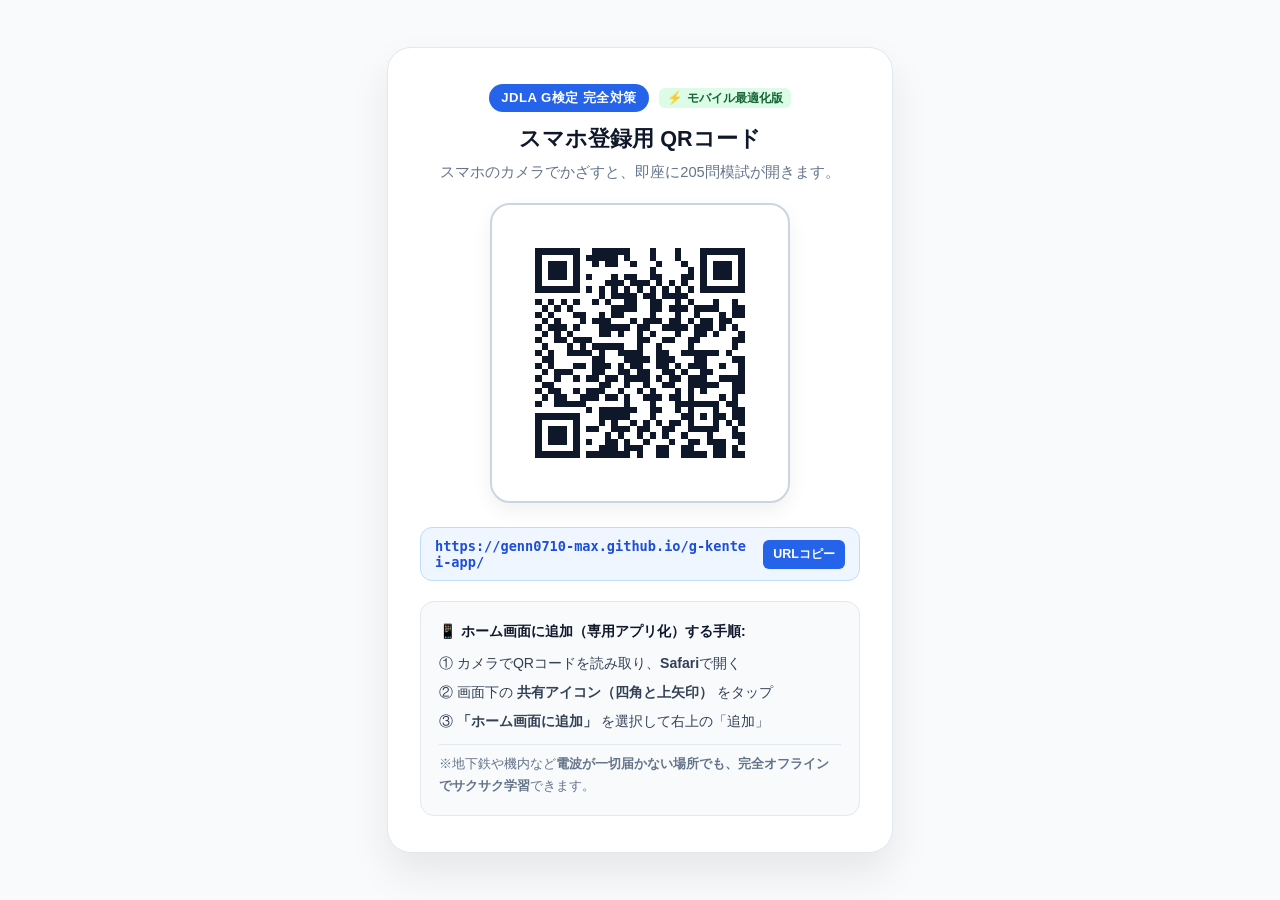
<file: qr_view.html>
<!DOCTYPE html>
<html lang="ja">
<head>
  <meta charset="UTF-8">
  <meta name="viewport" content="width=device-width, initial-scale=1.0">
  <title>G検定アプリ スマホ登録用QRコード（モバイル完全最適化版）</title>
  <style>
    body {
      font-family: -apple-system, BlinkMacSystemFont, 'Segoe UI', Roboto, sans-serif;
      background: #f8fafc;
      display: flex;
      flex-direction: column;
      align-items: center;
      justify-content: center;
      min-height: 100vh;
      margin: 0;
      padding: 24px;
      box-sizing: border-box;
    }
    .card {
      background: #ffffff;
      border-radius: 24px;
      padding: 36px 32px;
      box-shadow: 0 20px 40px rgba(0,0,0,0.08);
      text-align: center;
      max-width: 440px;
      width: 100%;
      border: 1px solid #e2e8f0;
    }
    .badge {
      background: #2563eb;
      color: #fff;
      font-weight: 700;
      display: inline-block;
      padding: 5px 12px;
      border-radius: 9999px;
      font-size: 0.82rem;
      margin-bottom: 12px;
      letter-spacing: 0.5px;
    }
    .status-badge {
      background: #dcfce7;
      color: #166534;
      font-size: 0.78rem;
      font-weight: 600;
      padding: 3px 8px;
      border-radius: 6px;
      margin-left: 6px;
    }
    h1 {
      font-size: 1.35rem;
      color: #0f172a;
      margin: 0 0 8px 0;
    }
    p {
      color: #64748b;
      font-size: 0.92rem;
      margin: 0 0 20px 0;
      line-height: 1.5;
    }
    .qr-frame {
      background: #ffffff;
      padding: 18px;
      border-radius: 20px;
      display: inline-block;
      border: 2px solid #cbd5e1;
      margin-bottom: 20px;
      box-shadow: 0 8px 20px rgba(0,0,0,0.06);
    }
    .qr-frame svg {
      width: 260px;
      height: 260px;
      display: block;
    }
    .url-box {
      background: #eff6ff;
      border: 1px solid #bfdbfe;
      border-radius: 12px;
      padding: 10px 14px;
      margin-bottom: 20px;
      display: flex;
      align-items: center;
      justify-content: space-between;
      gap: 10px;
    }
    .url-text {
      color: #1d4ed8;
      font-size: 0.85rem;
      word-break: break-all;
      font-family: monospace;
      font-weight: 600;
      text-decoration: none;
      text-align: left;
    }
    .copy-btn {
      background: #2563eb;
      color: #fff;
      border: none;
      border-radius: 6px;
      padding: 6px 10px;
      font-size: 0.78rem;
      font-weight: 600;
      cursor: pointer;
      white-space: nowrap;
      transition: background 0.2s;
    }
    .copy-btn:hover { background: #1d4ed8; }
    .steps {
      text-align: left;
      background: #f8fafc;
      padding: 18px;
      border-radius: 14px;
      font-size: 0.88rem;
      color: #334155;
      line-height: 1.7;
      border: 1px solid #e2e8f0;
    }
    .steps-title {
      font-weight: 700;
      margin-bottom: 8px;
      color: #0f172a;
      display: flex;
      align-items: center;
      gap: 6px;
    }
    .step-item { margin-bottom: 5px; }
    .step-note {
      margin-top: 10px;
      padding-top: 8px;
      border-top: 1px solid #e2e8f0;
      font-size: 0.8rem;
      color: #64748b;
    }
  </style>
</head>
<body>
  <div class="card">
    <div>
      <span class="badge">JDLA G検定 完全対策</span>
      <span class="status-badge">⚡ モバイル最適化版</span>
    </div>
    <h1>スマホ登録用 QRコード</h1>
    <p>スマホのカメラでかざすと、即座に205問模試が開きます。</p>
    
    <div class="qr-frame">
      <svg xmlns="http://www.w3.org/2000/svg" viewBox="0 0 41 41" width="320" height="320" shape-rendering="crispEdges">
  <rect width="41" height="41" fill="#ffffff" rx="2"/>
  <rect x="4" y="4" width="1" height="1" fill="#0f172a"/><rect x="5" y="4" width="1" height="1" fill="#0f172a"/><rect x="6" y="4" width="1" height="1" fill="#0f172a"/><rect x="7" y="4" width="1" height="1" fill="#0f172a"/><rect x="8" y="4" width="1" height="1" fill="#0f172a"/><rect x="9" y="4" width="1" height="1" fill="#0f172a"/><rect x="10" y="4" width="1" height="1" fill="#0f172a"/><rect x="13" y="4" width="1" height="1" fill="#0f172a"/><rect x="14" y="4" width="1" height="1" fill="#0f172a"/><rect x="15" y="4" width="1" height="1" fill="#0f172a"/><rect x="16" y="4" width="1" height="1" fill="#0f172a"/><rect x="17" y="4" width="1" height="1" fill="#0f172a"/><rect x="18" y="4" width="1" height="1" fill="#0f172a"/><rect x="22" y="4" width="1" height="1" fill="#0f172a"/><rect x="26" y="4" width="1" height="1" fill="#0f172a"/><rect x="30" y="4" width="1" height="1" fill="#0f172a"/><rect x="31" y="4" width="1" height="1" fill="#0f172a"/><rect x="32" y="4" width="1" height="1" fill="#0f172a"/><rect x="33" y="4" width="1" height="1" fill="#0f172a"/><rect x="34" y="4" width="1" height="1" fill="#0f172a"/><rect x="35" y="4" width="1" height="1" fill="#0f172a"/><rect x="36" y="4" width="1" height="1" fill="#0f172a"/><rect x="4" y="5" width="1" height="1" fill="#0f172a"/><rect x="10" y="5" width="1" height="1" fill="#0f172a"/><rect x="12" y="5" width="1" height="1" fill="#0f172a"/><rect x="13" y="5" width="1" height="1" fill="#0f172a"/><rect x="14" y="5" width="1" height="1" fill="#0f172a"/><rect x="15" y="5" width="1" height="1" fill="#0f172a"/><rect x="16" y="5" width="1" height="1" fill="#0f172a"/><rect x="18" y="5" width="1" height="1" fill="#0f172a"/><rect x="22" y="5" width="1" height="1" fill="#0f172a"/><rect x="26" y="5" width="1" height="1" fill="#0f172a"/><rect x="30" y="5" width="1" height="1" fill="#0f172a"/><rect x="36" y="5" width="1" height="1" fill="#0f172a"/><rect x="4" y="6" width="1" height="1" fill="#0f172a"/><rect x="6" y="6" width="1" height="1" fill="#0f172a"/><rect x="7" y="6" width="1" height="1" fill="#0f172a"/><rect x="8" y="6" width="1" height="1" fill="#0f172a"/><rect x="10" y="6" width="1" height="1" fill="#0f172a"/><rect x="13" y="6" width="1" height="1" fill="#0f172a"/><rect x="15" y="6" width="1" height="1" fill="#0f172a"/><rect x="16" y="6" width="1" height="1" fill="#0f172a"/><rect x="19" y="6" width="1" height="1" fill="#0f172a"/><rect x="23" y="6" width="1" height="1" fill="#0f172a"/><rect x="27" y="6" width="1" height="1" fill="#0f172a"/><rect x="30" y="6" width="1" height="1" fill="#0f172a"/><rect x="32" y="6" width="1" height="1" fill="#0f172a"/><rect x="33" y="6" width="1" height="1" fill="#0f172a"/><rect x="34" y="6" width="1" height="1" fill="#0f172a"/><rect x="36" y="6" width="1" height="1" fill="#0f172a"/><rect x="4" y="7" width="1" height="1" fill="#0f172a"/><rect x="6" y="7" width="1" height="1" fill="#0f172a"/><rect x="7" y="7" width="1" height="1" fill="#0f172a"/><rect x="8" y="7" width="1" height="1" fill="#0f172a"/><rect x="10" y="7" width="1" height="1" fill="#0f172a"/><rect x="22" y="7" width="1" height="1" fill="#0f172a"/><rect x="28" y="7" width="1" height="1" fill="#0f172a"/><rect x="30" y="7" width="1" height="1" fill="#0f172a"/><rect x="32" y="7" width="1" height="1" fill="#0f172a"/><rect x="33" y="7" width="1" height="1" fill="#0f172a"/><rect x="34" y="7" width="1" height="1" fill="#0f172a"/><rect x="36" y="7" width="1" height="1" fill="#0f172a"/><rect x="4" y="8" width="1" height="1" fill="#0f172a"/><rect x="6" y="8" width="1" height="1" fill="#0f172a"/><rect x="7" y="8" width="1" height="1" fill="#0f172a"/><rect x="8" y="8" width="1" height="1" fill="#0f172a"/><rect x="10" y="8" width="1" height="1" fill="#0f172a"/><rect x="12" y="8" width="1" height="1" fill="#0f172a"/><rect x="16" y="8" width="1" height="1" fill="#0f172a"/><rect x="18" y="8" width="1" height="1" fill="#0f172a"/><rect x="19" y="8" width="1" height="1" fill="#0f172a"/><rect x="22" y="8" width="1" height="1" fill="#0f172a"/><rect x="23" y="8" width="1" height="1" fill="#0f172a"/><rect x="27" y="8" width="1" height="1" fill="#0f172a"/><rect x="28" y="8" width="1" height="1" fill="#0f172a"/><rect x="30" y="8" width="1" height="1" fill="#0f172a"/><rect x="32" y="8" width="1" height="1" fill="#0f172a"/><rect x="33" y="8" width="1" height="1" fill="#0f172a"/><rect x="34" y="8" width="1" height="1" fill="#0f172a"/><rect x="36" y="8" width="1" height="1" fill="#0f172a"/><rect x="4" y="9" width="1" height="1" fill="#0f172a"/><rect x="10" y="9" width="1" height="1" fill="#0f172a"/><rect x="15" y="9" width="1" height="1" fill="#0f172a"/><rect x="16" y="9" width="1" height="1" fill="#0f172a"/><rect x="17" y="9" width="1" height="1" fill="#0f172a"/><rect x="19" y="9" width="1" height="1" fill="#0f172a"/><rect x="20" y="9" width="1" height="1" fill="#0f172a"/><rect x="21" y="9" width="1" height="1" fill="#0f172a"/><rect x="23" y="9" width="1" height="1" fill="#0f172a"/><rect x="25" y="9" width="1" height="1" fill="#0f172a"/><rect x="27" y="9" width="1" height="1" fill="#0f172a"/><rect x="30" y="9" width="1" height="1" fill="#0f172a"/><rect x="36" y="9" width="1" height="1" fill="#0f172a"/><rect x="4" y="10" width="1" height="1" fill="#0f172a"/><rect x="5" y="10" width="1" height="1" fill="#0f172a"/><rect x="6" y="10" width="1" height="1" fill="#0f172a"/><rect x="7" y="10" width="1" height="1" fill="#0f172a"/><rect x="8" y="10" width="1" height="1" fill="#0f172a"/><rect x="9" y="10" width="1" height="1" fill="#0f172a"/><rect x="10" y="10" width="1" height="1" fill="#0f172a"/><rect x="12" y="10" width="1" height="1" fill="#0f172a"/><rect x="14" y="10" width="1" height="1" fill="#0f172a"/><rect x="16" y="10" width="1" height="1" fill="#0f172a"/><rect x="18" y="10" width="1" height="1" fill="#0f172a"/><rect x="20" y="10" width="1" height="1" fill="#0f172a"/><rect x="22" y="10" width="1" height="1" fill="#0f172a"/><rect x="24" y="10" width="1" height="1" fill="#0f172a"/><rect x="26" y="10" width="1" height="1" fill="#0f172a"/><rect x="28" y="10" width="1" height="1" fill="#0f172a"/><rect x="30" y="10" width="1" height="1" fill="#0f172a"/><rect x="31" y="10" width="1" height="1" fill="#0f172a"/><rect x="32" y="10" width="1" height="1" fill="#0f172a"/><rect x="33" y="10" width="1" height="1" fill="#0f172a"/><rect x="34" y="10" width="1" height="1" fill="#0f172a"/><rect x="35" y="10" width="1" height="1" fill="#0f172a"/><rect x="36" y="10" width="1" height="1" fill="#0f172a"/><rect x="14" y="11" width="1" height="1" fill="#0f172a"/><rect x="16" y="11" width="1" height="1" fill="#0f172a"/><rect x="17" y="11" width="1" height="1" fill="#0f172a"/><rect x="18" y="11" width="1" height="1" fill="#0f172a"/><rect x="19" y="11" width="1" height="1" fill="#0f172a"/><rect x="21" y="11" width="1" height="1" fill="#0f172a"/><rect x="22" y="11" width="1" height="1" fill="#0f172a"/><rect x="24" y="11" width="1" height="1" fill="#0f172a"/><rect x="25" y="11" width="1" height="1" fill="#0f172a"/><rect x="26" y="11" width="1" height="1" fill="#0f172a"/><rect x="27" y="11" width="1" height="1" fill="#0f172a"/><rect x="4" y="12" width="1" height="1" fill="#0f172a"/><rect x="6" y="12" width="1" height="1" fill="#0f172a"/><rect x="8" y="12" width="1" height="1" fill="#0f172a"/><rect x="10" y="12" width="1" height="1" fill="#0f172a"/><rect x="13" y="12" width="1" height="1" fill="#0f172a"/><rect x="15" y="12" width="1" height="1" fill="#0f172a"/><rect x="18" y="12" width="1" height="1" fill="#0f172a"/><rect x="19" y="12" width="1" height="1" fill="#0f172a"/><rect x="22" y="12" width="1" height="1" fill="#0f172a"/><rect x="23" y="12" width="1" height="1" fill="#0f172a"/><rect x="26" y="12" width="1" height="1" fill="#0f172a"/><rect x="28" y="12" width="1" height="1" fill="#0f172a"/><rect x="32" y="12" width="1" height="1" fill="#0f172a"/><rect x="35" y="12" width="1" height="1" fill="#0f172a"/><rect x="5" y="13" width="1" height="1" fill="#0f172a"/><rect x="7" y="13" width="1" height="1" fill="#0f172a"/><rect x="9" y="13" width="1" height="1" fill="#0f172a"/><rect x="16" y="13" width="1" height="1" fill="#0f172a"/><rect x="17" y="13" width="1" height="1" fill="#0f172a"/><rect x="18" y="13" width="1" height="1" fill="#0f172a"/><rect x="19" y="13" width="1" height="1" fill="#0f172a"/><rect x="22" y="13" width="1" height="1" fill="#0f172a"/><rect x="23" y="13" width="1" height="1" fill="#0f172a"/><rect x="25" y="13" width="1" height="1" fill="#0f172a"/><rect x="26" y="13" width="1" height="1" fill="#0f172a"/><rect x="27" y="13" width="1" height="1" fill="#0f172a"/><rect x="29" y="13" width="1" height="1" fill="#0f172a"/><rect x="30" y="13" width="1" height="1" fill="#0f172a"/><rect x="31" y="13" width="1" height="1" fill="#0f172a"/><rect x="32" y="13" width="1" height="1" fill="#0f172a"/><rect x="35" y="13" width="1" height="1" fill="#0f172a"/><rect x="36" y="13" width="1" height="1" fill="#0f172a"/><rect x="4" y="14" width="1" height="1" fill="#0f172a"/><rect x="6" y="14" width="1" height="1" fill="#0f172a"/><rect x="10" y="14" width="1" height="1" fill="#0f172a"/><rect x="11" y="14" width="1" height="1" fill="#0f172a"/><rect x="14" y="14" width="1" height="1" fill="#0f172a"/><rect x="16" y="14" width="1" height="1" fill="#0f172a"/><rect x="17" y="14" width="1" height="1" fill="#0f172a"/><rect x="22" y="14" width="1" height="1" fill="#0f172a"/><rect x="26" y="14" width="1" height="1" fill="#0f172a"/><rect x="29" y="14" width="1" height="1" fill="#0f172a"/><rect x="33" y="14" width="1" height="1" fill="#0f172a"/><rect x="35" y="14" width="1" height="1" fill="#0f172a"/><rect x="36" y="14" width="1" height="1" fill="#0f172a"/><rect x="5" y="15" width="1" height="1" fill="#0f172a"/><rect x="7" y="15" width="1" height="1" fill="#0f172a"/><rect x="11" y="15" width="1" height="1" fill="#0f172a"/><rect x="13" y="15" width="1" height="1" fill="#0f172a"/><rect x="14" y="15" width="1" height="1" fill="#0f172a"/><rect x="15" y="15" width="1" height="1" fill="#0f172a"/><rect x="19" y="15" width="1" height="1" fill="#0f172a"/><rect x="21" y="15" width="1" height="1" fill="#0f172a"/><rect x="22" y="15" width="1" height="1" fill="#0f172a"/><rect x="23" y="15" width="1" height="1" fill="#0f172a"/><rect x="25" y="15" width="1" height="1" fill="#0f172a"/><rect x="26" y="15" width="1" height="1" fill="#0f172a"/><rect x="28" y="15" width="1" height="1" fill="#0f172a"/><rect x="30" y="15" width="1" height="1" fill="#0f172a"/><rect x="31" y="15" width="1" height="1" fill="#0f172a"/><rect x="33" y="15" width="1" height="1" fill="#0f172a"/><rect x="34" y="15" width="1" height="1" fill="#0f172a"/><rect x="4" y="16" width="1" height="1" fill="#0f172a"/><rect x="6" y="16" width="1" height="1" fill="#0f172a"/><rect x="7" y="16" width="1" height="1" fill="#0f172a"/><rect x="8" y="16" width="1" height="1" fill="#0f172a"/><rect x="10" y="16" width="1" height="1" fill="#0f172a"/><rect x="14" y="16" width="1" height="1" fill="#0f172a"/><rect x="15" y="16" width="1" height="1" fill="#0f172a"/><rect x="16" y="16" width="1" height="1" fill="#0f172a"/><rect x="17" y="16" width="1" height="1" fill="#0f172a"/><rect x="18" y="16" width="1" height="1" fill="#0f172a"/><rect x="20" y="16" width="1" height="1" fill="#0f172a"/><rect x="21" y="16" width="1" height="1" fill="#0f172a"/><rect x="24" y="16" width="1" height="1" fill="#0f172a"/><rect x="25" y="16" width="1" height="1" fill="#0f172a"/><rect x="26" y="16" width="1" height="1" fill="#0f172a"/><rect x="27" y="16" width="1" height="1" fill="#0f172a"/><rect x="29" y="16" width="1" height="1" fill="#0f172a"/><rect x="30" y="16" width="1" height="1" fill="#0f172a"/><rect x="31" y="16" width="1" height="1" fill="#0f172a"/><rect x="33" y="16" width="1" height="1" fill="#0f172a"/><rect x="35" y="16" width="1" height="1" fill="#0f172a"/><rect x="5" y="17" width="1" height="1" fill="#0f172a"/><rect x="7" y="17" width="1" height="1" fill="#0f172a"/><rect x="9" y="17" width="1" height="1" fill="#0f172a"/><rect x="14" y="17" width="1" height="1" fill="#0f172a"/><rect x="15" y="17" width="1" height="1" fill="#0f172a"/><rect x="17" y="17" width="1" height="1" fill="#0f172a"/><rect x="20" y="17" width="1" height="1" fill="#0f172a"/><rect x="22" y="17" width="1" height="1" fill="#0f172a"/><rect x="26" y="17" width="1" height="1" fill="#0f172a"/><rect x="29" y="17" width="1" height="1" fill="#0f172a"/><rect x="30" y="17" width="1" height="1" fill="#0f172a"/><rect x="32" y="17" width="1" height="1" fill="#0f172a"/><rect x="36" y="17" width="1" height="1" fill="#0f172a"/><rect x="4" y="18" width="1" height="1" fill="#0f172a"/><rect x="7" y="18" width="1" height="1" fill="#0f172a"/><rect x="8" y="18" width="1" height="1" fill="#0f172a"/><rect x="10" y="18" width="1" height="1" fill="#0f172a"/><rect x="11" y="18" width="1" height="1" fill="#0f172a"/><rect x="12" y="18" width="1" height="1" fill="#0f172a"/><rect x="20" y="18" width="1" height="1" fill="#0f172a"/><rect x="21" y="18" width="1" height="1" fill="#0f172a"/><rect x="24" y="18" width="1" height="1" fill="#0f172a"/><rect x="25" y="18" width="1" height="1" fill="#0f172a"/><rect x="28" y="18" width="1" height="1" fill="#0f172a"/><rect x="29" y="18" width="1" height="1" fill="#0f172a"/><rect x="35" y="18" width="1" height="1" fill="#0f172a"/><rect x="36" y="18" width="1" height="1" fill="#0f172a"/><rect x="5" y="19" width="1" height="1" fill="#0f172a"/><rect x="9" y="19" width="1" height="1" fill="#0f172a"/><rect x="11" y="19" width="1" height="1" fill="#0f172a"/><rect x="13" y="19" width="1" height="1" fill="#0f172a"/><rect x="14" y="19" width="1" height="1" fill="#0f172a"/><rect x="15" y="19" width="1" height="1" fill="#0f172a"/><rect x="16" y="19" width="1" height="1" fill="#0f172a"/><rect x="17" y="19" width="1" height="1" fill="#0f172a"/><rect x="20" y="19" width="1" height="1" fill="#0f172a"/><rect x="23" y="19" width="1" height="1" fill="#0f172a"/><rect x="28" y="19" width="1" height="1" fill="#0f172a"/><rect x="35" y="19" width="1" height="1" fill="#0f172a"/><rect x="4" y="20" width="1" height="1" fill="#0f172a"/><rect x="6" y="20" width="1" height="1" fill="#0f172a"/><rect x="9" y="20" width="1" height="1" fill="#0f172a"/><rect x="10" y="20" width="1" height="1" fill="#0f172a"/><rect x="11" y="20" width="1" height="1" fill="#0f172a"/><rect x="12" y="20" width="1" height="1" fill="#0f172a"/><rect x="14" y="20" width="1" height="1" fill="#0f172a"/><rect x="17" y="20" width="1" height="1" fill="#0f172a"/><rect x="18" y="20" width="1" height="1" fill="#0f172a"/><rect x="19" y="20" width="1" height="1" fill="#0f172a"/><rect x="20" y="20" width="1" height="1" fill="#0f172a"/><rect x="23" y="20" width="1" height="1" fill="#0f172a"/><rect x="24" y="20" width="1" height="1" fill="#0f172a"/><rect x="27" y="20" width="1" height="1" fill="#0f172a"/><rect x="28" y="20" width="1" height="1" fill="#0f172a"/><rect x="29" y="20" width="1" height="1" fill="#0f172a"/><rect x="30" y="20" width="1" height="1" fill="#0f172a"/><rect x="31" y="20" width="1" height="1" fill="#0f172a"/><rect x="32" y="20" width="1" height="1" fill="#0f172a"/><rect x="34" y="20" width="1" height="1" fill="#0f172a"/><rect x="5" y="21" width="1" height="1" fill="#0f172a"/><rect x="6" y="21" width="1" height="1" fill="#0f172a"/><rect x="13" y="21" width="1" height="1" fill="#0f172a"/><rect x="14" y="21" width="1" height="1" fill="#0f172a"/><rect x="18" y="21" width="1" height="1" fill="#0f172a"/><rect x="19" y="21" width="1" height="1" fill="#0f172a"/><rect x="20" y="21" width="1" height="1" fill="#0f172a"/><rect x="21" y="21" width="1" height="1" fill="#0f172a"/><rect x="23" y="21" width="1" height="1" fill="#0f172a"/><rect x="24" y="21" width="1" height="1" fill="#0f172a"/><rect x="25" y="21" width="1" height="1" fill="#0f172a"/><rect x="29" y="21" width="1" height="1" fill="#0f172a"/><rect x="30" y="21" width="1" height="1" fill="#0f172a"/><rect x="35" y="21" width="1" height="1" fill="#0f172a"/><rect x="36" y="21" width="1" height="1" fill="#0f172a"/><rect x="4" y="22" width="1" height="1" fill="#0f172a"/><rect x="6" y="22" width="1" height="1" fill="#0f172a"/><rect x="10" y="22" width="1" height="1" fill="#0f172a"/><rect x="11" y="22" width="1" height="1" fill="#0f172a"/><rect x="13" y="22" width="1" height="1" fill="#0f172a"/><rect x="14" y="22" width="1" height="1" fill="#0f172a"/><rect x="15" y="22" width="1" height="1" fill="#0f172a"/><rect x="17" y="22" width="1" height="1" fill="#0f172a"/><rect x="19" y="22" width="1" height="1" fill="#0f172a"/><rect x="20" y="22" width="1" height="1" fill="#0f172a"/><rect x="23" y="22" width="1" height="1" fill="#0f172a"/><rect x="24" y="22" width="1" height="1" fill="#0f172a"/><rect x="26" y="22" width="1" height="1" fill="#0f172a"/><rect x="28" y="22" width="1" height="1" fill="#0f172a"/><rect x="29" y="22" width="1" height="1" fill="#0f172a"/><rect x="30" y="22" width="1" height="1" fill="#0f172a"/><rect x="33" y="22" width="1" height="1" fill="#0f172a"/><rect x="36" y="22" width="1" height="1" fill="#0f172a"/><rect x="5" y="23" width="1" height="1" fill="#0f172a"/><rect x="7" y="23" width="1" height="1" fill="#0f172a"/><rect x="8" y="23" width="1" height="1" fill="#0f172a"/><rect x="9" y="23" width="1" height="1" fill="#0f172a"/><rect x="13" y="23" width="1" height="1" fill="#0f172a"/><rect x="14" y="23" width="1" height="1" fill="#0f172a"/><rect x="17" y="23" width="1" height="1" fill="#0f172a"/><rect x="18" y="23" width="1" height="1" fill="#0f172a"/><rect x="20" y="23" width="1" height="1" fill="#0f172a"/><rect x="21" y="23" width="1" height="1" fill="#0f172a"/><rect x="24" y="23" width="1" height="1" fill="#0f172a"/><rect x="25" y="23" width="1" height="1" fill="#0f172a"/><rect x="27" y="23" width="1" height="1" fill="#0f172a"/><rect x="30" y="23" width="1" height="1" fill="#0f172a"/><rect x="31" y="23" width="1" height="1" fill="#0f172a"/><rect x="36" y="23" width="1" height="1" fill="#0f172a"/><rect x="4" y="24" width="1" height="1" fill="#0f172a"/><rect x="7" y="24" width="1" height="1" fill="#0f172a"/><rect x="10" y="24" width="1" height="1" fill="#0f172a"/><rect x="12" y="24" width="1" height="1" fill="#0f172a"/><rect x="13" y="24" width="1" height="1" fill="#0f172a"/><rect x="15" y="24" width="1" height="1" fill="#0f172a"/><rect x="16" y="24" width="1" height="1" fill="#0f172a"/><rect x="18" y="24" width="1" height="1" fill="#0f172a"/><rect x="19" y="24" width="1" height="1" fill="#0f172a"/><rect x="20" y="24" width="1" height="1" fill="#0f172a"/><rect x="21" y="24" width="1" height="1" fill="#0f172a"/><rect x="23" y="24" width="1" height="1" fill="#0f172a"/><rect x="25" y="24" width="1" height="1" fill="#0f172a"/><rect x="26" y="24" width="1" height="1" fill="#0f172a"/><rect x="28" y="24" width="1" height="1" fill="#0f172a"/><rect x="29" y="24" width="1" height="1" fill="#0f172a"/><rect x="30" y="24" width="1" height="1" fill="#0f172a"/><rect x="33" y="24" width="1" height="1" fill="#0f172a"/><rect x="34" y="24" width="1" height="1" fill="#0f172a"/><rect x="35" y="24" width="1" height="1" fill="#0f172a"/><rect x="36" y="24" width="1" height="1" fill="#0f172a"/><rect x="5" y="25" width="1" height="1" fill="#0f172a"/><rect x="6" y="25" width="1" height="1" fill="#0f172a"/><rect x="14" y="25" width="1" height="1" fill="#0f172a"/><rect x="15" y="25" width="1" height="1" fill="#0f172a"/><rect x="18" y="25" width="1" height="1" fill="#0f172a"/><rect x="21" y="25" width="1" height="1" fill="#0f172a"/><rect x="24" y="25" width="1" height="1" fill="#0f172a"/><rect x="25" y="25" width="1" height="1" fill="#0f172a"/><rect x="28" y="25" width="1" height="1" fill="#0f172a"/><rect x="29" y="25" width="1" height="1" fill="#0f172a"/><rect x="30" y="25" width="1" height="1" fill="#0f172a"/><rect x="31" y="25" width="1" height="1" fill="#0f172a"/><rect x="32" y="25" width="1" height="1" fill="#0f172a"/><rect x="35" y="25" width="1" height="1" fill="#0f172a"/><rect x="36" y="25" width="1" height="1" fill="#0f172a"/><rect x="4" y="26" width="1" height="1" fill="#0f172a"/><rect x="6" y="26" width="1" height="1" fill="#0f172a"/><rect x="7" y="26" width="1" height="1" fill="#0f172a"/><rect x="10" y="26" width="1" height="1" fill="#0f172a"/><rect x="12" y="26" width="1" height="1" fill="#0f172a"/><rect x="13" y="26" width="1" height="1" fill="#0f172a"/><rect x="14" y="26" width="1" height="1" fill="#0f172a"/><rect x="17" y="26" width="1" height="1" fill="#0f172a"/><rect x="20" y="26" width="1" height="1" fill="#0f172a"/><rect x="22" y="26" width="1" height="1" fill="#0f172a"/><rect x="26" y="26" width="1" height="1" fill="#0f172a"/><rect x="28" y="26" width="1" height="1" fill="#0f172a"/><rect x="30" y="26" width="1" height="1" fill="#0f172a"/><rect x="35" y="26" width="1" height="1" fill="#0f172a"/><rect x="36" y="26" width="1" height="1" fill="#0f172a"/><rect x="5" y="27" width="1" height="1" fill="#0f172a"/><rect x="7" y="27" width="1" height="1" fill="#0f172a"/><rect x="8" y="27" width="1" height="1" fill="#0f172a"/><rect x="11" y="27" width="1" height="1" fill="#0f172a"/><rect x="12" y="27" width="1" height="1" fill="#0f172a"/><rect x="13" y="27" width="1" height="1" fill="#0f172a"/><rect x="15" y="27" width="1" height="1" fill="#0f172a"/><rect x="16" y="27" width="1" height="1" fill="#0f172a"/><rect x="18" y="27" width="1" height="1" fill="#0f172a"/><rect x="21" y="27" width="1" height="1" fill="#0f172a"/><rect x="22" y="27" width="1" height="1" fill="#0f172a"/><rect x="23" y="27" width="1" height="1" fill="#0f172a"/><rect x="25" y="27" width="1" height="1" fill="#0f172a"/><rect x="26" y="27" width="1" height="1" fill="#0f172a"/><rect x="28" y="27" width="1" height="1" fill="#0f172a"/><rect x="33" y="27" width="1" height="1" fill="#0f172a"/><rect x="35" y="27" width="1" height="1" fill="#0f172a"/><rect x="4" y="28" width="1" height="1" fill="#0f172a"/><rect x="7" y="28" width="1" height="1" fill="#0f172a"/><rect x="8" y="28" width="1" height="1" fill="#0f172a"/><rect x="9" y="28" width="1" height="1" fill="#0f172a"/><rect x="10" y="28" width="1" height="1" fill="#0f172a"/><rect x="11" y="28" width="1" height="1" fill="#0f172a"/><rect x="18" y="28" width="1" height="1" fill="#0f172a"/><rect x="22" y="28" width="1" height="1" fill="#0f172a"/><rect x="26" y="28" width="1" height="1" fill="#0f172a"/><rect x="27" y="28" width="1" height="1" fill="#0f172a"/><rect x="28" y="28" width="1" height="1" fill="#0f172a"/><rect x="29" y="28" width="1" height="1" fill="#0f172a"/><rect x="30" y="28" width="1" height="1" fill="#0f172a"/><rect x="31" y="28" width="1" height="1" fill="#0f172a"/><rect x="32" y="28" width="1" height="1" fill="#0f172a"/><rect x="34" y="28" width="1" height="1" fill="#0f172a"/><rect x="35" y="28" width="1" height="1" fill="#0f172a"/><rect x="12" y="29" width="1" height="1" fill="#0f172a"/><rect x="14" y="29" width="1" height="1" fill="#0f172a"/><rect x="15" y="29" width="1" height="1" fill="#0f172a"/><rect x="16" y="29" width="1" height="1" fill="#0f172a"/><rect x="17" y="29" width="1" height="1" fill="#0f172a"/><rect x="18" y="29" width="1" height="1" fill="#0f172a"/><rect x="19" y="29" width="1" height="1" fill="#0f172a"/><rect x="22" y="29" width="1" height="1" fill="#0f172a"/><rect x="23" y="29" width="1" height="1" fill="#0f172a"/><rect x="26" y="29" width="1" height="1" fill="#0f172a"/><rect x="28" y="29" width="1" height="1" fill="#0f172a"/><rect x="32" y="29" width="1" height="1" fill="#0f172a"/><rect x="35" y="29" width="1" height="1" fill="#0f172a"/><rect x="36" y="29" width="1" height="1" fill="#0f172a"/><rect x="4" y="30" width="1" height="1" fill="#0f172a"/><rect x="5" y="30" width="1" height="1" fill="#0f172a"/><rect x="6" y="30" width="1" height="1" fill="#0f172a"/><rect x="7" y="30" width="1" height="1" fill="#0f172a"/><rect x="8" y="30" width="1" height="1" fill="#0f172a"/><rect x="9" y="30" width="1" height="1" fill="#0f172a"/><rect x="10" y="30" width="1" height="1" fill="#0f172a"/><rect x="14" y="30" width="1" height="1" fill="#0f172a"/><rect x="15" y="30" width="1" height="1" fill="#0f172a"/><rect x="16" y="30" width="1" height="1" fill="#0f172a"/><rect x="17" y="30" width="1" height="1" fill="#0f172a"/><rect x="18" y="30" width="1" height="1" fill="#0f172a"/><rect x="22" y="30" width="1" height="1" fill="#0f172a"/><rect x="27" y="30" width="1" height="1" fill="#0f172a"/><rect x="28" y="30" width="1" height="1" fill="#0f172a"/><rect x="30" y="30" width="1" height="1" fill="#0f172a"/><rect x="32" y="30" width="1" height="1" fill="#0f172a"/><rect x="33" y="30" width="1" height="1" fill="#0f172a"/><rect x="35" y="30" width="1" height="1" fill="#0f172a"/><rect x="36" y="30" width="1" height="1" fill="#0f172a"/><rect x="4" y="31" width="1" height="1" fill="#0f172a"/><rect x="10" y="31" width="1" height="1" fill="#0f172a"/><rect x="14" y="31" width="1" height="1" fill="#0f172a"/><rect x="16" y="31" width="1" height="1" fill="#0f172a"/><rect x="19" y="31" width="1" height="1" fill="#0f172a"/><rect x="21" y="31" width="1" height="1" fill="#0f172a"/><rect x="23" y="31" width="1" height="1" fill="#0f172a"/><rect x="25" y="31" width="1" height="1" fill="#0f172a"/><rect x="26" y="31" width="1" height="1" fill="#0f172a"/><rect x="28" y="31" width="1" height="1" fill="#0f172a"/><rect x="32" y="31" width="1" height="1" fill="#0f172a"/><rect x="34" y="31" width="1" height="1" fill="#0f172a"/><rect x="36" y="31" width="1" height="1" fill="#0f172a"/><rect x="4" y="32" width="1" height="1" fill="#0f172a"/><rect x="6" y="32" width="1" height="1" fill="#0f172a"/><rect x="7" y="32" width="1" height="1" fill="#0f172a"/><rect x="8" y="32" width="1" height="1" fill="#0f172a"/><rect x="10" y="32" width="1" height="1" fill="#0f172a"/><rect x="12" y="32" width="1" height="1" fill="#0f172a"/><rect x="13" y="32" width="1" height="1" fill="#0f172a"/><rect x="16" y="32" width="1" height="1" fill="#0f172a"/><rect x="17" y="32" width="1" height="1" fill="#0f172a"/><rect x="18" y="32" width="1" height="1" fill="#0f172a"/><rect x="20" y="32" width="1" height="1" fill="#0f172a"/><rect x="21" y="32" width="1" height="1" fill="#0f172a"/><rect x="24" y="32" width="1" height="1" fill="#0f172a"/><rect x="25" y="32" width="1" height="1" fill="#0f172a"/><rect x="28" y="32" width="1" height="1" fill="#0f172a"/><rect x="29" y="32" width="1" height="1" fill="#0f172a"/><rect x="30" y="32" width="1" height="1" fill="#0f172a"/><rect x="31" y="32" width="1" height="1" fill="#0f172a"/><rect x="32" y="32" width="1" height="1" fill="#0f172a"/><rect x="35" y="32" width="1" height="1" fill="#0f172a"/><rect x="4" y="33" width="1" height="1" fill="#0f172a"/><rect x="6" y="33" width="1" height="1" fill="#0f172a"/><rect x="7" y="33" width="1" height="1" fill="#0f172a"/><rect x="8" y="33" width="1" height="1" fill="#0f172a"/><rect x="10" y="33" width="1" height="1" fill="#0f172a"/><rect x="15" y="33" width="1" height="1" fill="#0f172a"/><rect x="17" y="33" width="1" height="1" fill="#0f172a"/><rect x="20" y="33" width="1" height="1" fill="#0f172a"/><rect x="22" y="33" width="1" height="1" fill="#0f172a"/><rect x="24" y="33" width="1" height="1" fill="#0f172a"/><rect x="27" y="33" width="1" height="1" fill="#0f172a"/><rect x="31" y="33" width="1" height="1" fill="#0f172a"/><rect x="35" y="33" width="1" height="1" fill="#0f172a"/><rect x="36" y="33" width="1" height="1" fill="#0f172a"/><rect x="4" y="34" width="1" height="1" fill="#0f172a"/><rect x="6" y="34" width="1" height="1" fill="#0f172a"/><rect x="7" y="34" width="1" height="1" fill="#0f172a"/><rect x="8" y="34" width="1" height="1" fill="#0f172a"/><rect x="10" y="34" width="1" height="1" fill="#0f172a"/><rect x="12" y="34" width="1" height="1" fill="#0f172a"/><rect x="15" y="34" width="1" height="1" fill="#0f172a"/><rect x="16" y="34" width="1" height="1" fill="#0f172a"/><rect x="18" y="34" width="1" height="1" fill="#0f172a"/><rect x="21" y="34" width="1" height="1" fill="#0f172a"/><rect x="25" y="34" width="1" height="1" fill="#0f172a"/><rect x="28" y="34" width="1" height="1" fill="#0f172a"/><rect x="29" y="34" width="1" height="1" fill="#0f172a"/><rect x="31" y="34" width="1" height="1" fill="#0f172a"/><rect x="32" y="34" width="1" height="1" fill="#0f172a"/><rect x="33" y="34" width="1" height="1" fill="#0f172a"/><rect x="36" y="34" width="1" height="1" fill="#0f172a"/><rect x="4" y="35" width="1" height="1" fill="#0f172a"/><rect x="10" y="35" width="1" height="1" fill="#0f172a"/><rect x="14" y="35" width="1" height="1" fill="#0f172a"/><rect x="15" y="35" width="1" height="1" fill="#0f172a"/><rect x="16" y="35" width="1" height="1" fill="#0f172a"/><rect x="18" y="35" width="1" height="1" fill="#0f172a"/><rect x="19" y="35" width="1" height="1" fill="#0f172a"/><rect x="20" y="35" width="1" height="1" fill="#0f172a"/><rect x="23" y="35" width="1" height="1" fill="#0f172a"/><rect x="24" y="35" width="1" height="1" fill="#0f172a"/><rect x="27" y="35" width="1" height="1" fill="#0f172a"/><rect x="28" y="35" width="1" height="1" fill="#0f172a"/><rect x="32" y="35" width="1" height="1" fill="#0f172a"/><rect x="33" y="35" width="1" height="1" fill="#0f172a"/><rect x="35" y="35" width="1" height="1" fill="#0f172a"/><rect x="4" y="36" width="1" height="1" fill="#0f172a"/><rect x="5" y="36" width="1" height="1" fill="#0f172a"/><rect x="6" y="36" width="1" height="1" fill="#0f172a"/><rect x="7" y="36" width="1" height="1" fill="#0f172a"/><rect x="8" y="36" width="1" height="1" fill="#0f172a"/><rect x="9" y="36" width="1" height="1" fill="#0f172a"/><rect x="10" y="36" width="1" height="1" fill="#0f172a"/><rect x="12" y="36" width="1" height="1" fill="#0f172a"/><rect x="13" y="36" width="1" height="1" fill="#0f172a"/><rect x="14" y="36" width="1" height="1" fill="#0f172a"/><rect x="15" y="36" width="1" height="1" fill="#0f172a"/><rect x="16" y="36" width="1" height="1" fill="#0f172a"/><rect x="17" y="36" width="1" height="1" fill="#0f172a"/><rect x="18" y="36" width="1" height="1" fill="#0f172a"/><rect x="20" y="36" width="1" height="1" fill="#0f172a"/><rect x="23" y="36" width="1" height="1" fill="#0f172a"/><rect x="24" y="36" width="1" height="1" fill="#0f172a"/><rect x="27" y="36" width="1" height="1" fill="#0f172a"/><rect x="28" y="36" width="1" height="1" fill="#0f172a"/><rect x="29" y="36" width="1" height="1" fill="#0f172a"/><rect x="30" y="36" width="1" height="1" fill="#0f172a"/><rect x="32" y="36" width="1" height="1" fill="#0f172a"/><rect x="33" y="36" width="1" height="1" fill="#0f172a"/><rect x="35" y="36" width="1" height="1" fill="#0f172a"/><rect x="36" y="36" width="1" height="1" fill="#0f172a"/>
</svg>
    </div>

    <div class="url-box">
      <a href="https://genn0710-max.github.io/g-kentei-app/" target="_blank" class="url-text">
        https://genn0710-max.github.io/g-kentei-app/
      </a>
      <button class="copy-btn" onclick="navigator.clipboard.writeText('https://genn0710-max.github.io/g-kentei-app/'); this.innerText='コピー完了!'; setTimeout(()=>this.innerText='URLコピー', 2000);">URLコピー</button>
    </div>

    <div class="steps">
      <div class="steps-title">📱 ホーム画面に追加（専用アプリ化）する手順:</div>
      <div class="step-item">① カメラでQRコードを読み取り、<strong>Safari</strong>で開く</div>
      <div class="step-item">② 画面下の <strong>共有アイコン（四角と上矢印）</strong> をタップ</div>
      <div class="step-item">③ <strong>「ホーム画面に追加」</strong> を選択して右上の「追加」</div>
      <div class="step-note">
        ※地下鉄や機内など<strong>電波が一切届かない場所でも、完全オフラインでサクサク学習</strong>できます。
      </div>
    </div>
  </div>
</body>
</html>
</file>
